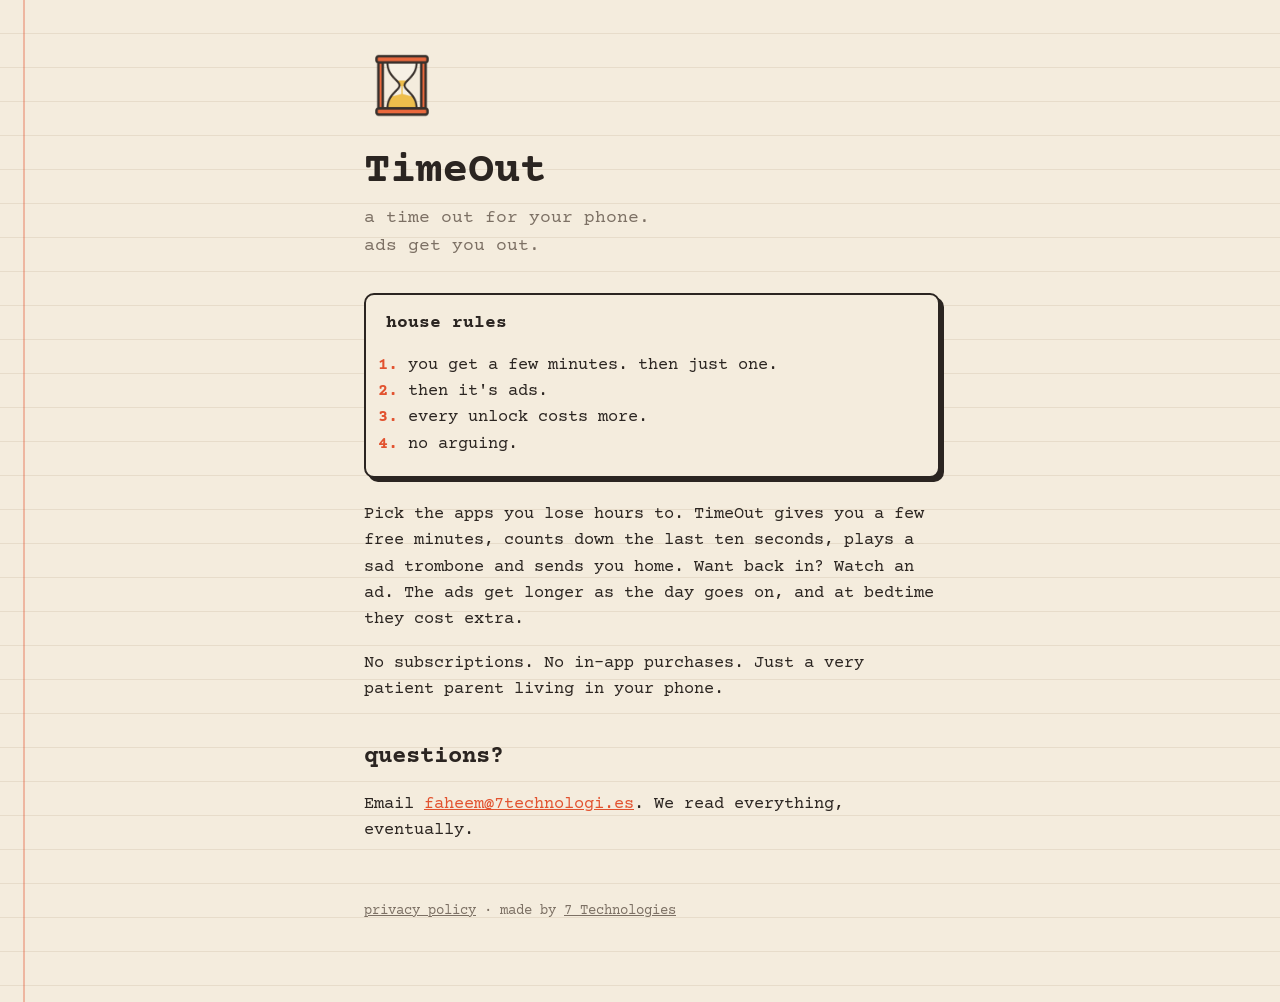
<file: index.html>
<!doctype html>
<html lang="en">
<head>
  <meta charset="utf-8">
  <meta name="viewport" content="width=device-width, initial-scale=1">
  <title>TimeOut: Scroll Less</title>
  <meta name="description" content="A time out for your phone. A few free minutes on the apps you doom scroll, then it's ads. Free, forever.">
  <link rel="icon" href="hourglass.png">
  <link rel="preconnect" href="https://fonts.googleapis.com">
  <link rel="stylesheet" href="https://fonts.googleapis.com/css2?family=Courier+Prime:wght@400;700&display=swap">
  <link rel="stylesheet" href="style.css">
</head>
<body>
<main>
  <img src="hourglass.png" alt="" width="76" height="76">
  <h1>TimeOut</h1>
  <p class="tagline">a time out for your phone.<br>ads get you out.</p>

  <div class="card">
    <h3 style="margin-top:0">house rules</h3>
    <ol>
      <li>you get a few minutes. then just one.</li>
      <li>then it's ads.</li>
      <li>every unlock costs more.</li>
      <li>no arguing.</li>
    </ol>
  </div>

  <p>Pick the apps you lose hours to. TimeOut gives you a few free minutes, counts down the last ten seconds, plays a sad trombone and sends you home. Want back in? Watch an ad. The ads get longer as the day goes on, and at bedtime they cost extra.</p>
  <p>No subscriptions. No in-app purchases. Just a very patient parent living in your phone.</p>

  <h2>questions?</h2>
  <p>Email <a href="mailto:faheem@7technologi.es">faheem@7technologi.es</a>. We read everything, eventually.</p>

  <footer>
    <a href="privacy.html">privacy policy</a> · made by <a href="https://www.7technologi.es/">7 Technologies</a>
  </footer>
</main>
</body>
</html>
</file>
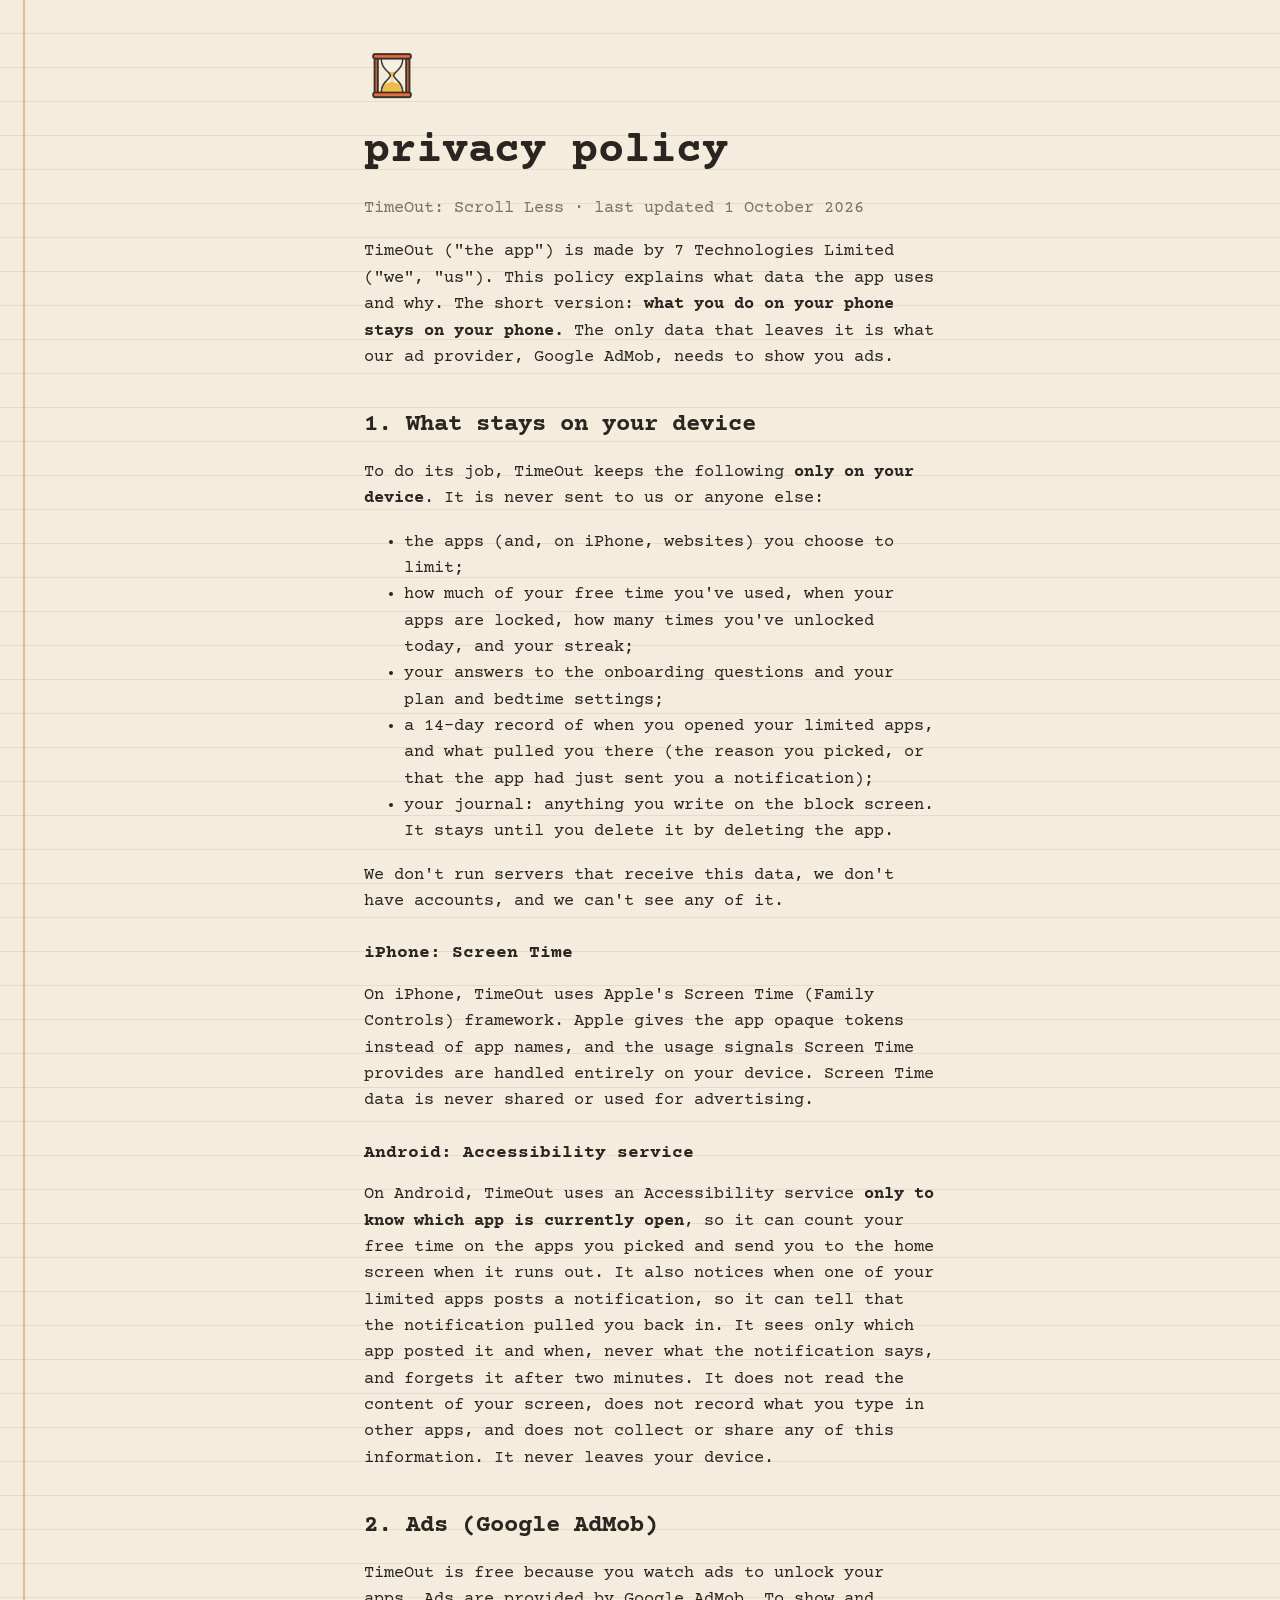
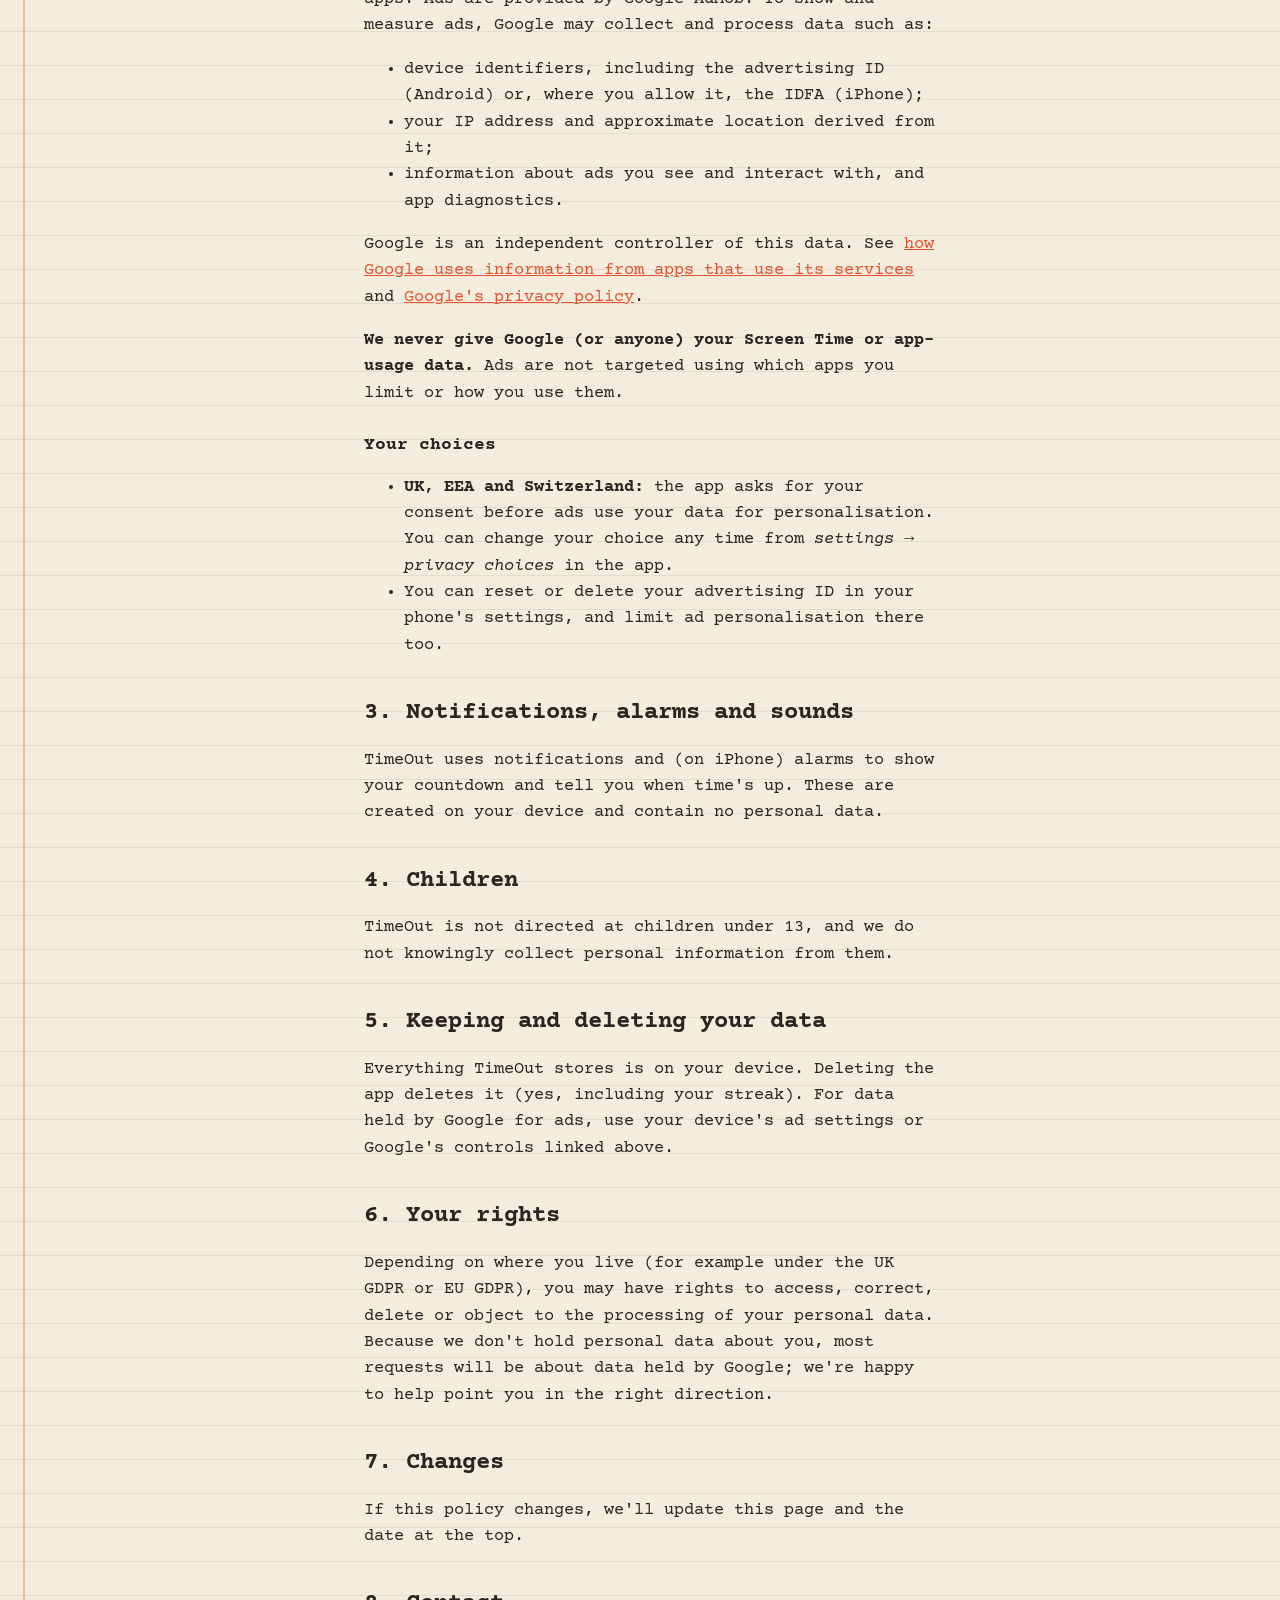
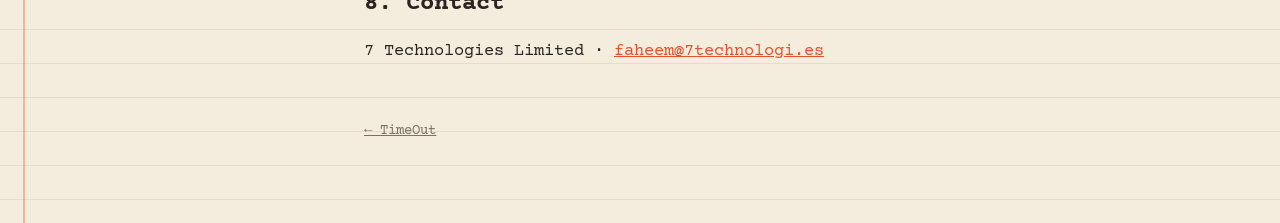
<file: privacy.html>
<!doctype html>
<html lang="en">
<head>
  <meta charset="utf-8">
  <meta name="viewport" content="width=device-width, initial-scale=1">
  <title>TimeOut Privacy Policy</title>
  <meta name="description" content="How TimeOut: Scroll Less handles your data.">
  <link rel="icon" href="hourglass.png">
  <link rel="preconnect" href="https://fonts.googleapis.com">
  <link rel="stylesheet" href="https://fonts.googleapis.com/css2?family=Courier+Prime:wght@400;700&display=swap">
  <link rel="stylesheet" href="style.css">
</head>
<body>
<main>
  <a href="./"><img src="hourglass.png" alt="TimeOut home" width="56" height="56"></a>
  <h1>privacy policy</h1>
  <p class="muted">TimeOut: Scroll Less · last updated 1 October 2026</p>

  <p>TimeOut ("the app") is made by 7 Technologies Limited ("we", "us"). This policy explains what data the app uses and why. The short version: <strong>what you do on your phone stays on your phone.</strong> The only data that leaves it is what our ad provider, Google AdMob, needs to show you ads.</p>

  <h2>1. What stays on your device</h2>
  <p>To do its job, TimeOut keeps the following <strong>only on your device</strong>. It is never sent to us or anyone else:</p>
  <ul>
    <li>the apps (and, on iPhone, websites) you choose to limit;</li>
    <li>how much of your free time you've used, when your apps are locked, how many times you've unlocked today, and your streak;</li>
    <li>your answers to the onboarding questions and your plan and bedtime settings;</li>
    <li>a 14-day record of when you opened your limited apps, and what pulled you there (the reason you picked, or that the app had just sent you a notification);</li>
    <li>your journal: anything you write on the block screen. It stays until you delete it by deleting the app.</li>
  </ul>
  <p>We don't run servers that receive this data, we don't have accounts, and we can't see any of it.</p>

  <h3>iPhone: Screen Time</h3>
  <p>On iPhone, TimeOut uses Apple's Screen Time (Family Controls) framework. Apple gives the app opaque tokens instead of app names, and the usage signals Screen Time provides are handled entirely on your device. Screen Time data is never shared or used for advertising.</p>

  <h3>Android: Accessibility service</h3>
  <p>On Android, TimeOut uses an Accessibility service <strong>only to know which app is currently open</strong>, so it can count your free time on the apps you picked and send you to the home screen when it runs out. It also notices when one of your limited apps posts a notification, so it can tell that the notification pulled you back in. It sees only which app posted it and when, never what the notification says, and forgets it after two minutes. It does not read the content of your screen, does not record what you type in other apps, and does not collect or share any of this information. It never leaves your device.</p>

  <h2>2. Ads (Google AdMob)</h2>
  <p>TimeOut is free because you watch ads to unlock your apps. Ads are provided by Google AdMob. To show and measure ads, Google may collect and process data such as:</p>
  <ul>
    <li>device identifiers, including the advertising ID (Android) or, where you allow it, the IDFA (iPhone);</li>
    <li>your IP address and approximate location derived from it;</li>
    <li>information about ads you see and interact with, and app diagnostics.</li>
  </ul>
  <p>Google is an independent controller of this data. See <a href="https://policies.google.com/technologies/partner-sites">how Google uses information from apps that use its services</a> and <a href="https://policies.google.com/privacy">Google's privacy policy</a>.</p>
  <p><strong>We never give Google (or anyone) your Screen Time or app-usage data.</strong> Ads are not targeted using which apps you limit or how you use them.</p>

  <h3>Your choices</h3>
  <ul>
    <li><strong>UK, EEA and Switzerland:</strong> the app asks for your consent before ads use your data for personalisation. You can change your choice any time from <em>settings → privacy choices</em> in the app.</li>
    <li>You can reset or delete your advertising ID in your phone's settings, and limit ad personalisation there too.</li>
  </ul>

  <h2>3. Notifications, alarms and sounds</h2>
  <p>TimeOut uses notifications and (on iPhone) alarms to show your countdown and tell you when time's up. These are created on your device and contain no personal data.</p>

  <h2>4. Children</h2>
  <p>TimeOut is not directed at children under 13, and we do not knowingly collect personal information from them.</p>

  <h2>5. Keeping and deleting your data</h2>
  <p>Everything TimeOut stores is on your device. Deleting the app deletes it (yes, including your streak). For data held by Google for ads, use your device's ad settings or Google's controls linked above.</p>

  <h2>6. Your rights</h2>
  <p>Depending on where you live (for example under the UK GDPR or EU GDPR), you may have rights to access, correct, delete or object to the processing of your personal data. Because we don't hold personal data about you, most requests will be about data held by Google; we're happy to help point you in the right direction.</p>

  <h2>7. Changes</h2>
  <p>If this policy changes, we'll update this page and the date at the top.</p>

  <h2>8. Contact</h2>
  <p>7 Technologies Limited · <a href="mailto:faheem@7technologi.es">faheem@7technologi.es</a></p>

  <footer><a href="./">← TimeOut</a></footer>
</main>
</body>
</html>
</file>
<file: style.css>
:root {
  --paper: #F4ECDD;
  --paper-deep: #EADFCB;
  --ink: #2B2521;
  --muted: #7C7064;
  --tomato: #E2522F;
  --rule: #DCCFBA;
}

* { box-sizing: border-box; }

body {
  margin: 0;
  background-color: var(--paper);
  background-image:
    linear-gradient(90deg, transparent 23px, rgba(226, 82, 47, 0.35) 23px, rgba(226, 82, 47, 0.35) 25px, transparent 25px),
    repeating-linear-gradient(180deg, transparent 0, transparent 33px, rgba(220, 207, 186, 0.55) 33px, rgba(220, 207, 186, 0.55) 34px);
  color: var(--ink);
  font-family: "Courier Prime", "American Typewriter", "Courier New", monospace;
  font-size: 17px;
  line-height: 1.55;
}

main {
  max-width: 640px;
  margin: 0 auto;
  padding: 48px 20px 80px 44px;
}

h1, h2, h3 { line-height: 1.2; }
h1 { font-size: 44px; margin: 12px 0 6px; }
h2 { font-size: 24px; margin-top: 40px; }
h3 { font-size: 18px; margin-top: 28px; }

.tagline { color: var(--muted); font-size: 18px; margin: 0 0 32px; }
.muted { color: var(--muted); }
a { color: var(--tomato); }

.card {
  background: var(--paper);
  border: 2px solid var(--ink);
  border-radius: 10px;
  box-shadow: 4px 4px 0 var(--ink);
  padding: 18px 20px;
  margin: 24px 0;
}

.card ol { margin: 0; padding-left: 22px; }
.card li::marker { color: var(--tomato); font-weight: bold; }

.button {
  display: inline-block;
  background: var(--tomato);
  color: var(--paper);
  text-decoration: none;
  font-weight: bold;
  border: 2px solid var(--ink);
  border-radius: 10px;
  box-shadow: 4px 4px 0 var(--ink);
  padding: 14px 22px;
  margin: 8px 12px 8px 0;
}

footer { margin-top: 56px; font-size: 14px; color: var(--muted); }
footer a { color: var(--muted); }
</file>
